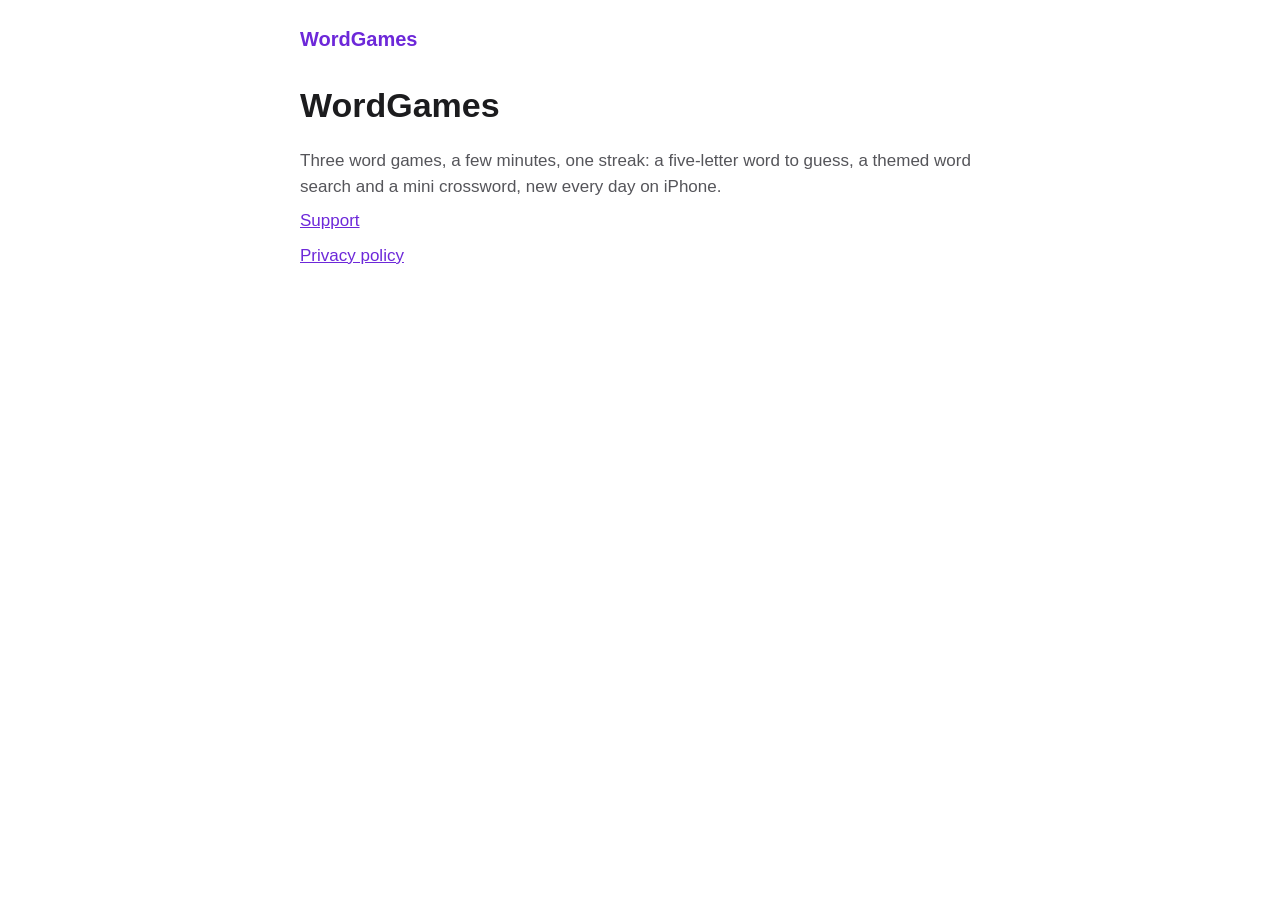
<file: index.html>
<!doctype html>
<html lang="en">
<head>
<meta charset="utf-8">
<meta name="viewport" content="width=device-width, initial-scale=1">
<title>WordGames</title>
<link rel="stylesheet" href="style.css">
</head>
<body>
<header><a href="index.html">WordGames</a></header>
<main>
<h1>WordGames</h1>
<p>Three word games, a few minutes, one streak: a five-letter word to guess, a themed word search and a mini crossword, new every day on iPhone.</p>
<p><a href="support.html">Support</a></p>
<p><a href="privacy.html">Privacy policy</a></p>
</main>
</body>
</html>
</file>
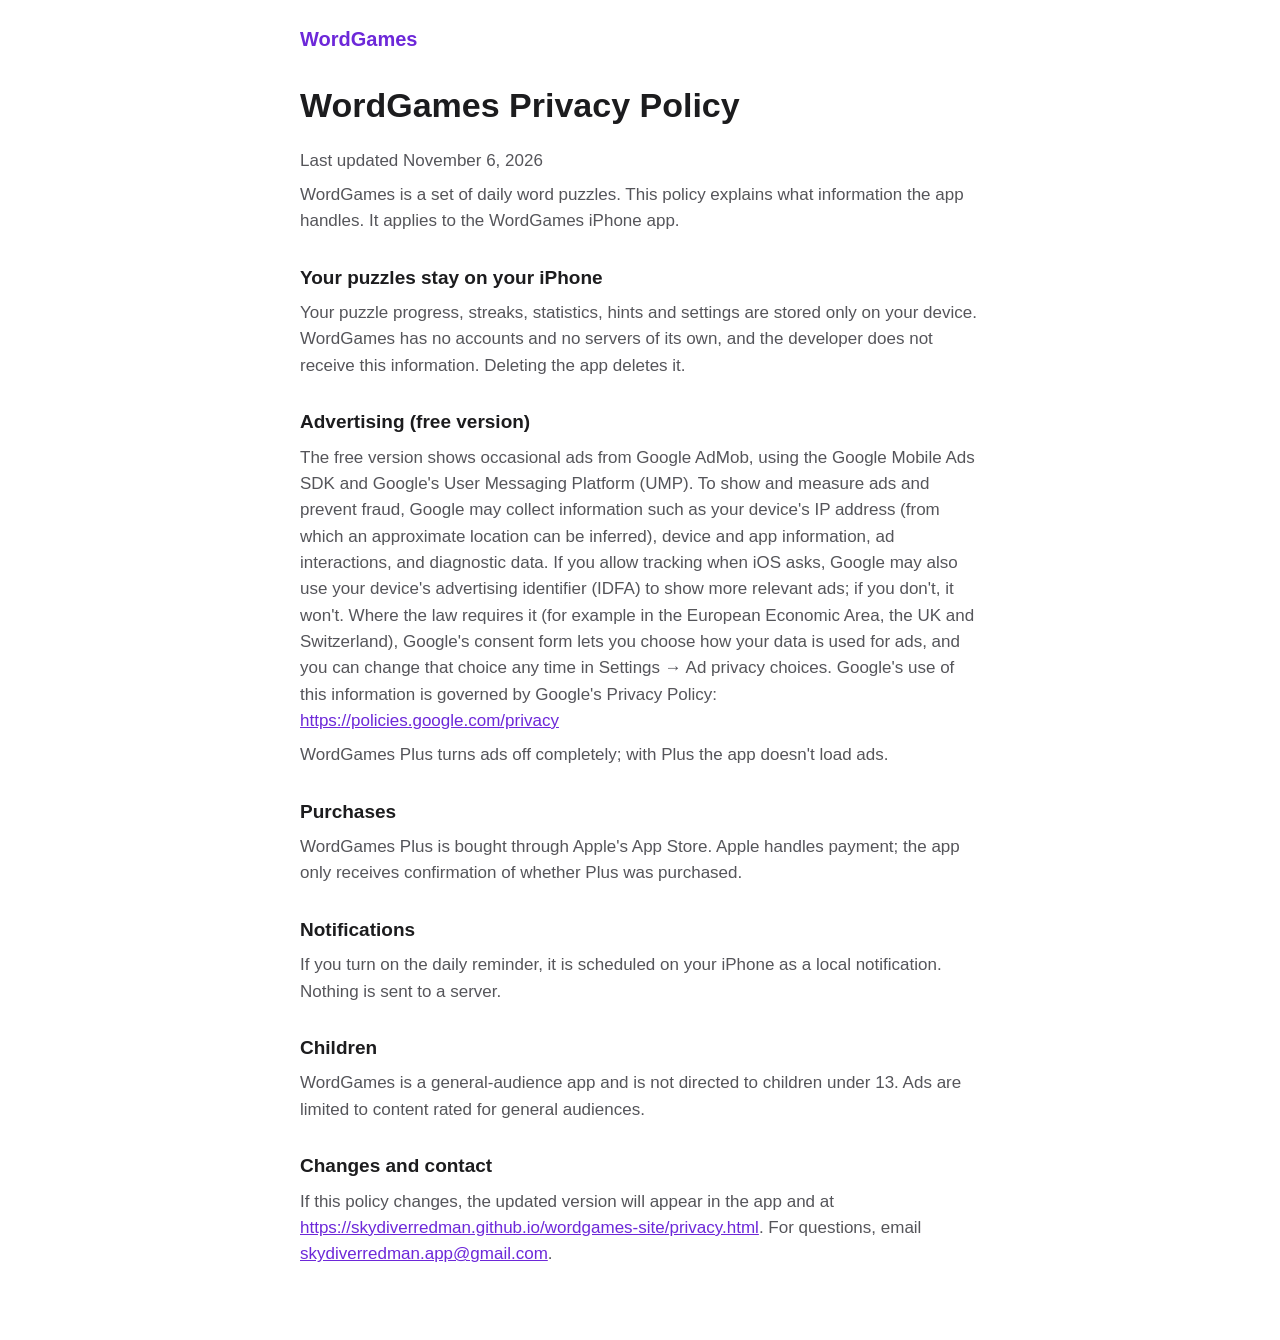
<file: privacy.html>
<!doctype html>
<html lang="en">
<head>
<meta charset="utf-8">
<meta name="viewport" content="width=device-width, initial-scale=1">
<title>WordGames Privacy Policy</title>
<link rel="stylesheet" href="style.css">
</head>
<body>
<header><a href="index.html">WordGames</a></header>
<main>
<h1>WordGames Privacy Policy</h1>
<p>Last updated November 6, 2026</p>
<p>WordGames is a set of daily word puzzles. This policy explains what information the app handles. It applies to the WordGames iPhone app.</p>
<h2>Your puzzles stay on your iPhone</h2>
<p>Your puzzle progress, streaks, statistics, hints and settings are stored only on your device. WordGames has no accounts and no servers of its own, and the developer does not receive this information. Deleting the app deletes it.</p>
<h2>Advertising (free version)</h2>
<p>The free version shows occasional ads from Google AdMob, using the Google Mobile Ads SDK and Google's User Messaging Platform (UMP). To show and measure ads and prevent fraud, Google may collect information such as your device's IP address (from which an approximate location can be inferred), device and app information, ad interactions, and diagnostic data. If you allow tracking when iOS asks, Google may also use your device's advertising identifier (IDFA) to show more relevant ads; if you don't, it won't. Where the law requires it (for example in the European Economic Area, the UK and Switzerland), Google's consent form lets you choose how your data is used for ads, and you can change that choice any time in Settings → Ad privacy choices. Google's use of this information is governed by Google's Privacy Policy: <a href="https://policies.google.com/privacy">https://policies.google.com/privacy</a></p>
<p>WordGames Plus turns ads off completely; with Plus the app doesn't load ads.</p>
<h2>Purchases</h2>
<p>WordGames Plus is bought through Apple's App Store. Apple handles payment; the app only receives confirmation of whether Plus was purchased.</p>
<h2>Notifications</h2>
<p>If you turn on the daily reminder, it is scheduled on your iPhone as a local notification. Nothing is sent to a server.</p>
<h2>Children</h2>
<p>WordGames is a general-audience app and is not directed to children under 13. Ads are limited to content rated for general audiences.</p>
<h2>Changes and contact</h2>
<p>If this policy changes, the updated version will appear in the app and at <a href="https://skydiverredman.github.io/wordgames-site/privacy.html">https://skydiverredman.github.io/wordgames-site/privacy.html</a>. For questions, email <a href="mailto:skydiverredman.app@gmail.com">skydiverredman.app@gmail.com</a>.</p>
</main>
</body>
</html>
</file>
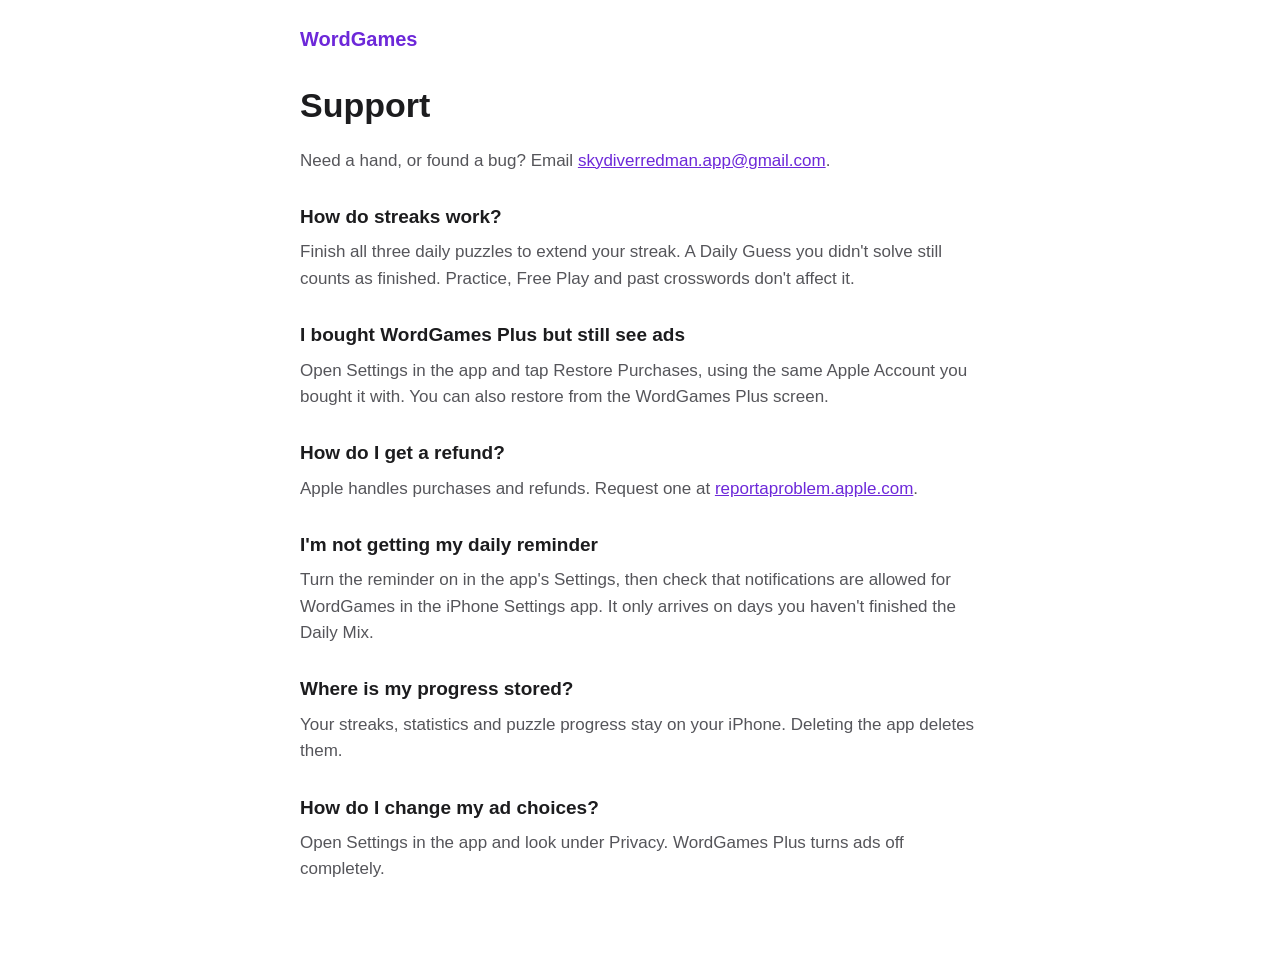
<file: support.html>
<!doctype html>
<html lang="en">
<head>
<meta charset="utf-8">
<meta name="viewport" content="width=device-width, initial-scale=1">
<title>WordGames Support</title>
<link rel="stylesheet" href="style.css">
</head>
<body>
<header><a href="index.html">WordGames</a></header>
<main>
<h1>Support</h1>
<p>Need a hand, or found a bug? Email <a href="mailto:skydiverredman.app@gmail.com">skydiverredman.app@gmail.com</a>.</p>
<h2>How do streaks work?</h2>
<p>Finish all three daily puzzles to extend your streak. A Daily Guess you didn't solve still counts as finished. Practice, Free Play and past crosswords don't affect it.</p>
<h2>I bought WordGames Plus but still see ads</h2>
<p>Open Settings in the app and tap Restore Purchases, using the same Apple Account you bought it with. You can also restore from the WordGames Plus screen.</p>
<h2>How do I get a refund?</h2>
<p>Apple handles purchases and refunds. Request one at <a href="https://reportaproblem.apple.com">reportaproblem.apple.com</a>.</p>
<h2>I'm not getting my daily reminder</h2>
<p>Turn the reminder on in the app's Settings, then check that notifications are allowed for WordGames in the iPhone Settings app. It only arrives on days you haven't finished the Daily Mix.</p>
<h2>Where is my progress stored?</h2>
<p>Your streaks, statistics and puzzle progress stay on your iPhone. Deleting the app deletes them.</p>
<h2>How do I change my ad choices?</h2>
<p>Open Settings in the app and look under Privacy. WordGames Plus turns ads off completely.</p>
</main>
</body>
</html>
</file>
<file: style.css>
:root {
  color-scheme: light dark;
  --ink: #1c1c1e;
  --soft: #55555a;
  --paper: #ffffff;
  --accent: #6d28d9;
}
@media (prefers-color-scheme: dark) {
  :root {
    --ink: #f2f2f7;
    --soft: #b0b0b6;
    --paper: #000000;
    --accent: #c9a2ff;
  }
}
body {
  margin: 0;
  background: var(--paper);
  color: var(--ink);
  font: 17px/1.55 -apple-system, BlinkMacSystemFont, "Segoe UI", Roboto, sans-serif;
}
header {
  max-width: 680px;
  margin: 0 auto;
  padding: 24px 20px 0;
  font-size: 20px;
  font-weight: 600;
}
header a { color: var(--accent); text-decoration: none; }
main { max-width: 680px; margin: 0 auto; padding: 8px 20px 64px; overflow-wrap: anywhere; }
h1 { font-size: 34px; line-height: 1.15; }
h2 { font-size: 19px; margin: 28px 0 4px; }
p { margin: 8px 0; color: var(--soft); }
a { color: var(--accent); }
</file>
